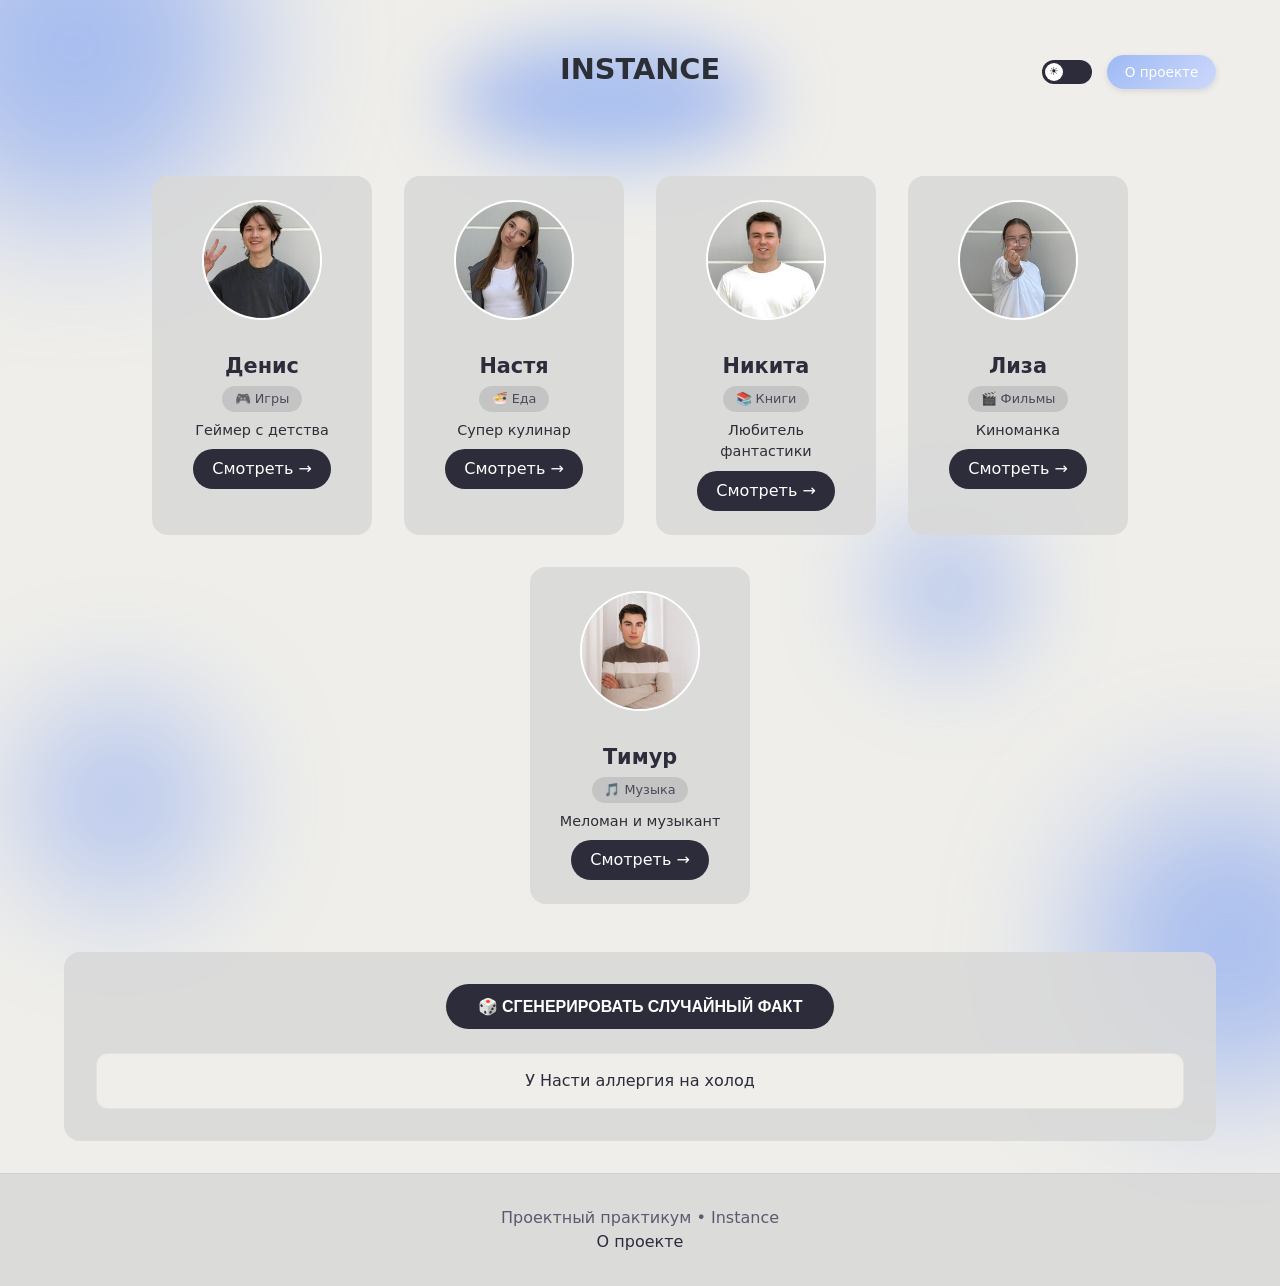
<file: index.html>
<!DOCTYPE html>
<html lang="ru">
<head>
    <meta charset="UTF-8">
    <meta name="viewport" content="width=device-width, initial-scale=1.0">
    <title>Instance</title>
    <link rel="stylesheet" href="style.css">
</head>
<body>
    <div class="circle-1"></div>
    <div class="circle-2"></div>
    <div class="circle-3"></div>
    <div class="circle-4"></div>
    <div class="circle-5"></div>

    <header class="page-header">
        <div class="container">
            <div class="header-content">
                <div class="header-left"></div>
                <div class="header-center">
                    <h1>INSTANCE</h1>
                </div>
                <div class="header-right">
                    <label class="theme-switch">
                        <input type="checkbox" id="themeToggle">
                        <span class="slider"></span>
                    </label>
                    <a href="about.html" class="about-link">О проекте</a>
                </div>
            </div>
        </div>
    </header>

    <main class="container">
        <div class="cards-grid">
            <div class="card card-denis">
                <img src="images/denis-avatar.jpg" alt="Денис" class="avatar">
                <h3>Денис</h3>
                <p class="category">🎮 Игры</p>
                <p class="short-bio">Геймер с детства</p>
                <a href="pages/denis.html" class="btn">Смотреть →</a>
            </div>

            <div class="card card-nastya">
                <img src="images/nastya-avatar.jpg" alt="Настя" class="avatar">
                <h3>Настя</h3>
                <p class="category">🍜 Еда</p>
                <p class="short-bio">Супер кулинар</p>
                <a href="pages/nastya.html" class="btn">Смотреть →</a>
            </div>

            <div class="card card-nikita">
                <img src="images/nikita-avatar.jpg" alt="Никита" class="avatar">
                <h3>Никита</h3>
                <p class="category">📚 Книги</p>
                <p class="short-bio">Любитель фантастики</p>
                <a href="pages/nikita.html" class="btn">Смотреть →</a>
            </div>

            <div class="card card-liza">
                <img src="images/liza-avatar.jpg" alt="Лиза" class="avatar">
                <h3>Лиза</h3>
                <p class="category">🎬 Фильмы</p>
                <p class="short-bio">Киноманка</p>
                <a href="pages/liza.html" class="btn">Смотреть →</a>
            </div>

            <div class="card card-timur">
                <img src="images/timur-avatar.jpg" alt="Тимур" class="avatar">
                <h3>Тимур</h3>
                <p class="category">🎵 Музыка </p>
                <p class="short-bio">Меломан и музыкант</p>
                <a href="pages/timur.html" class="btn">Смотреть →</a>
            </div>
        </div>

        <div class="random-fact-section">
            <button id="generateFactBtn" class="generate-fact-btn">
                🎲 СГЕНЕРИРОВАТЬ СЛУЧАЙНЫЙ ФАКТ
            </button>
            <div id="factDisplay" class="fact-display">
                Нажми на кнопку, чтобы узнать случайный факт о нашей команде
            </div>
        </div>
    </main>

    <footer>
        <div class="container">
            <p>Проектный практикум • Instance</p>
            <a href="about.html">О проекте</a>
        </div>
    </footer>

    <script src="script.js"></script>
</body>
</html>
</file>
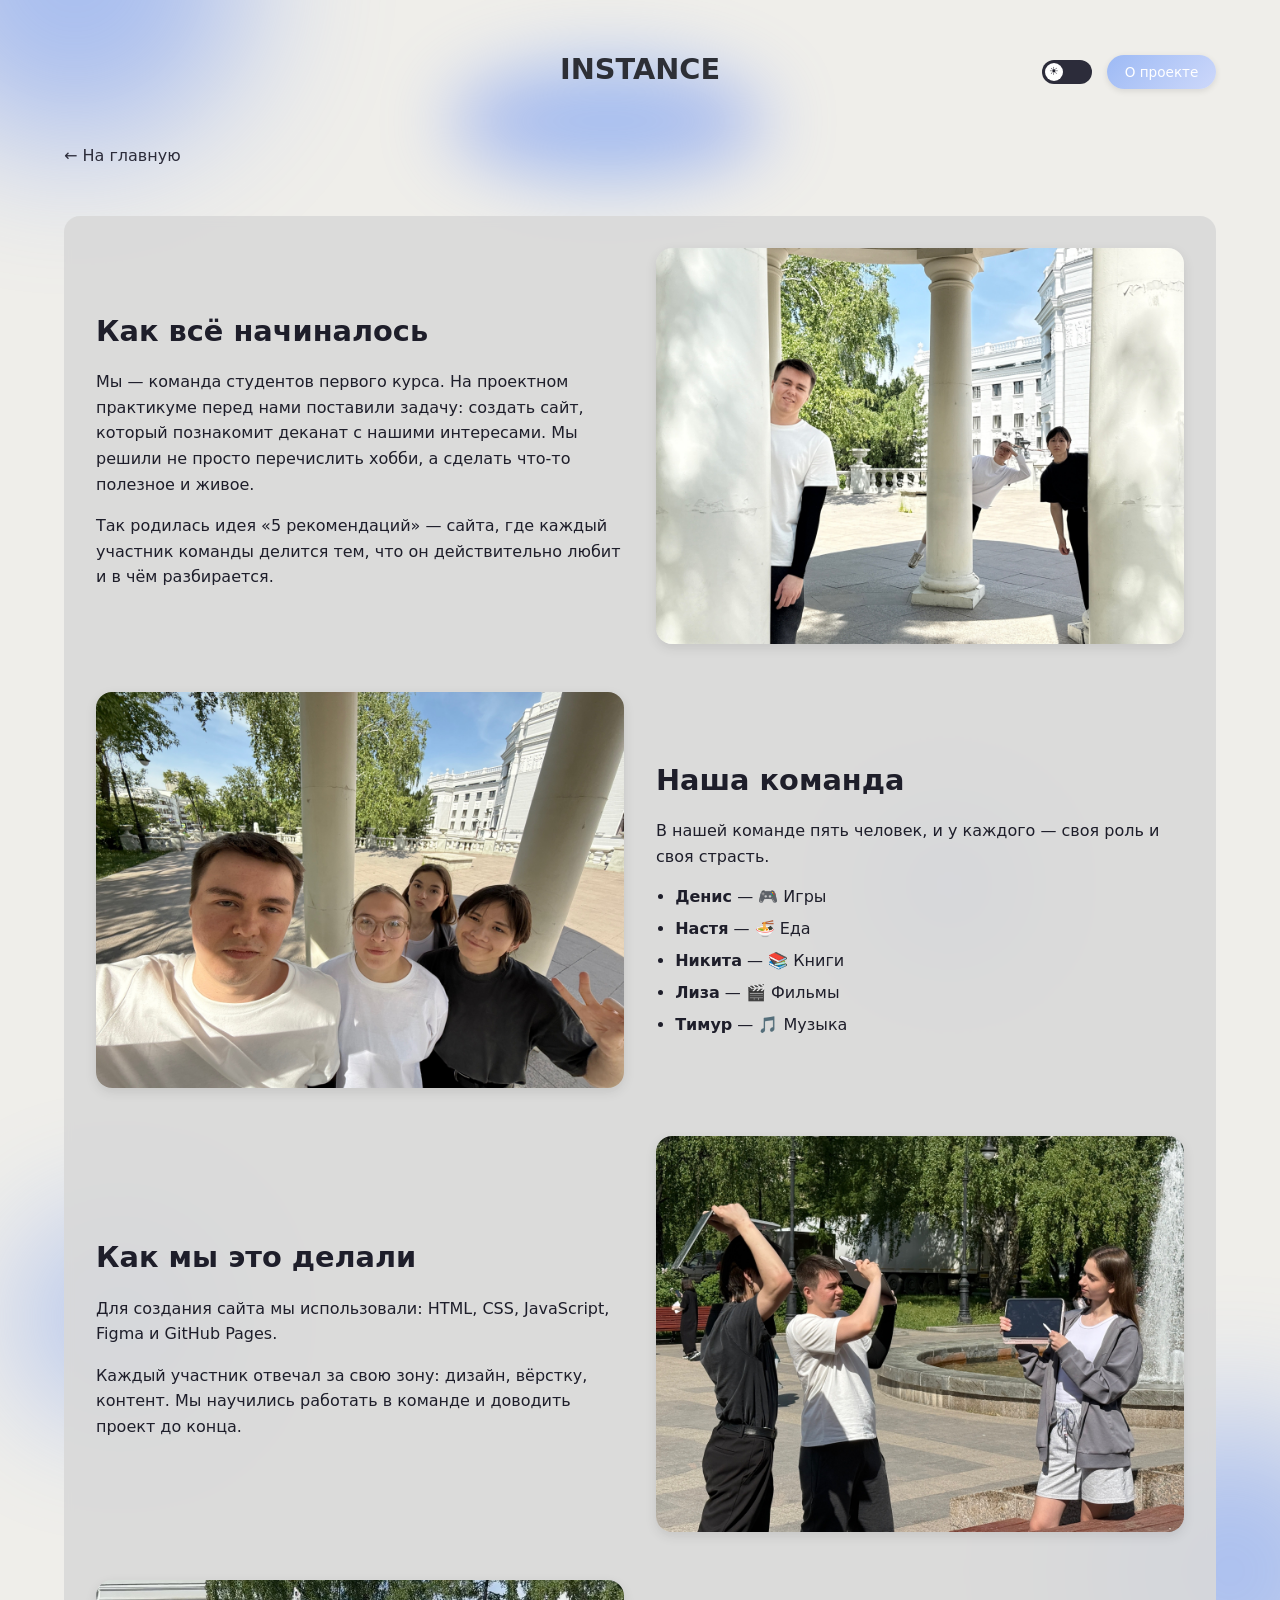
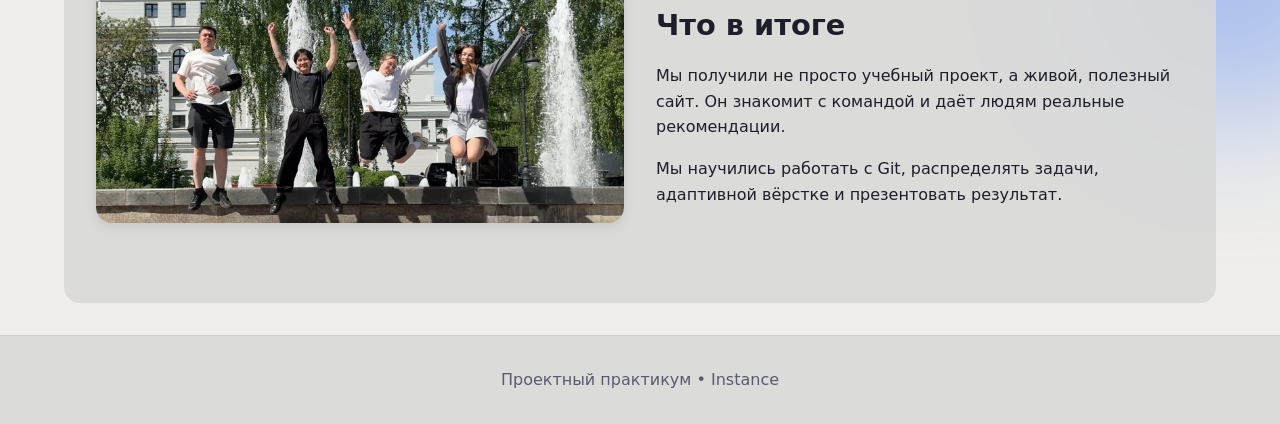
<file: about.html>
<!DOCTYPE html>
<html lang="ru">
<head>
    <meta charset="UTF-8">
    <meta name="viewport" content="width=device-width, initial-scale=1.0">
    <title>О проекте — 5 рекомендаций</title>
    <link rel="stylesheet" href="style.css">
</head>
<body>
    <div class="circle-1"></div>
    <div class="circle-2"></div>
    <div class="circle-3"></div>
    <div class="circle-4"></div>
    <div class="circle-5"></div>

    <header class="page-header">
        <div class="container">
            <div class="header-content">
                <div class="header-left"></div>
                <div class="header-center">
                    <h1>INSTANCE</h1>
                </div>
                <div class="header-right">
                    <label class="theme-switch">
                        <input type="checkbox" id="themeToggle">
                        <span class="slider"></span>
                    </label>
                    <a href="about.html" class="about-link">О проекте</a>
                </div>
            </div>
        </div>
    </header>

    <main class="container">
        <a href="index.html" class="back-link">← На главную</a>
        
        <div class="about-section">
            <div class="about-block">
                <div class="about-text">
                    <h2>Как всё начиналось</h2>
                    <p>Мы — команда студентов первого курса. На проектном практикуме перед нами поставили задачу: создать сайт, который познакомит деканат с нашими интересами. Мы решили не просто перечислить хобби, а сделать что-то полезное и живое.</p>
                    <p>Так родилась идея «5 рекомендаций» — сайта, где каждый участник команды делится тем, что он действительно любит и в чём разбирается.</p>
                </div>
                <div class="about-photo">
                    <img src="images/about-result.jpg">
                </div>
            </div>

            <div class="about-block reverse">
                <div class="about-text">
                    <h2>Наша команда</h2>
                    <p>В нашей команде пять человек, и у каждого — своя роль и своя страсть.</p>
                    <ul>
                        <li><strong>Денис</strong> — 🎮 Игры</li>
                        <li><strong>Настя</strong> — 🍜 Еда</li>
                        <li><strong>Никита</strong> — 📚 Книги</li>
                        <li><strong>Лиза</strong> — 🎬 Фильмы</li>
                        <li><strong>Тимур</strong> — 🎵 Музыка</li>
                    </ul>
                </div>
                <div class="about-photo">
                    <img src= "images/about-start.jpg">
                </div>
            </div>

            <div class="about-block">
                <div class="about-text">
                    <h2>Как мы это делали</h2>
                    <p>Для создания сайта мы использовали: HTML, CSS, JavaScript, Figma и GitHub Pages.</p>
                    <p>Каждый участник отвечал за свою зону: дизайн, вёрстку, контент. Мы научились работать в команде и доводить проект до конца.</p>
                </div>
                <div class="about-photo">
                    <img src="images/about-teams.jpg">
                </div>
            </div>

            <div class="about-block reverse">
                <div class="about-text">
                    <h2>Что в итоге</h2>
                    <p>Мы получили не просто учебный проект, а живой, полезный сайт. Он знакомит с командой и даёт людям реальные рекомендации.</p>
                    <p>Мы научились работать с Git, распределять задачи, адаптивной вёрстке и презентовать результат.</p>
                </div>
                <div class="about-photo">
                    <img src="images/about-techs.jpg">
                </div>
            </div>

        </div>
    </main>

    <footer>
        <div class="container">
            <p>Проектный практикум • Instance</p>
        </div>
    </footer>
    <script src="script.js"></script>
</body>
</html>
</file>
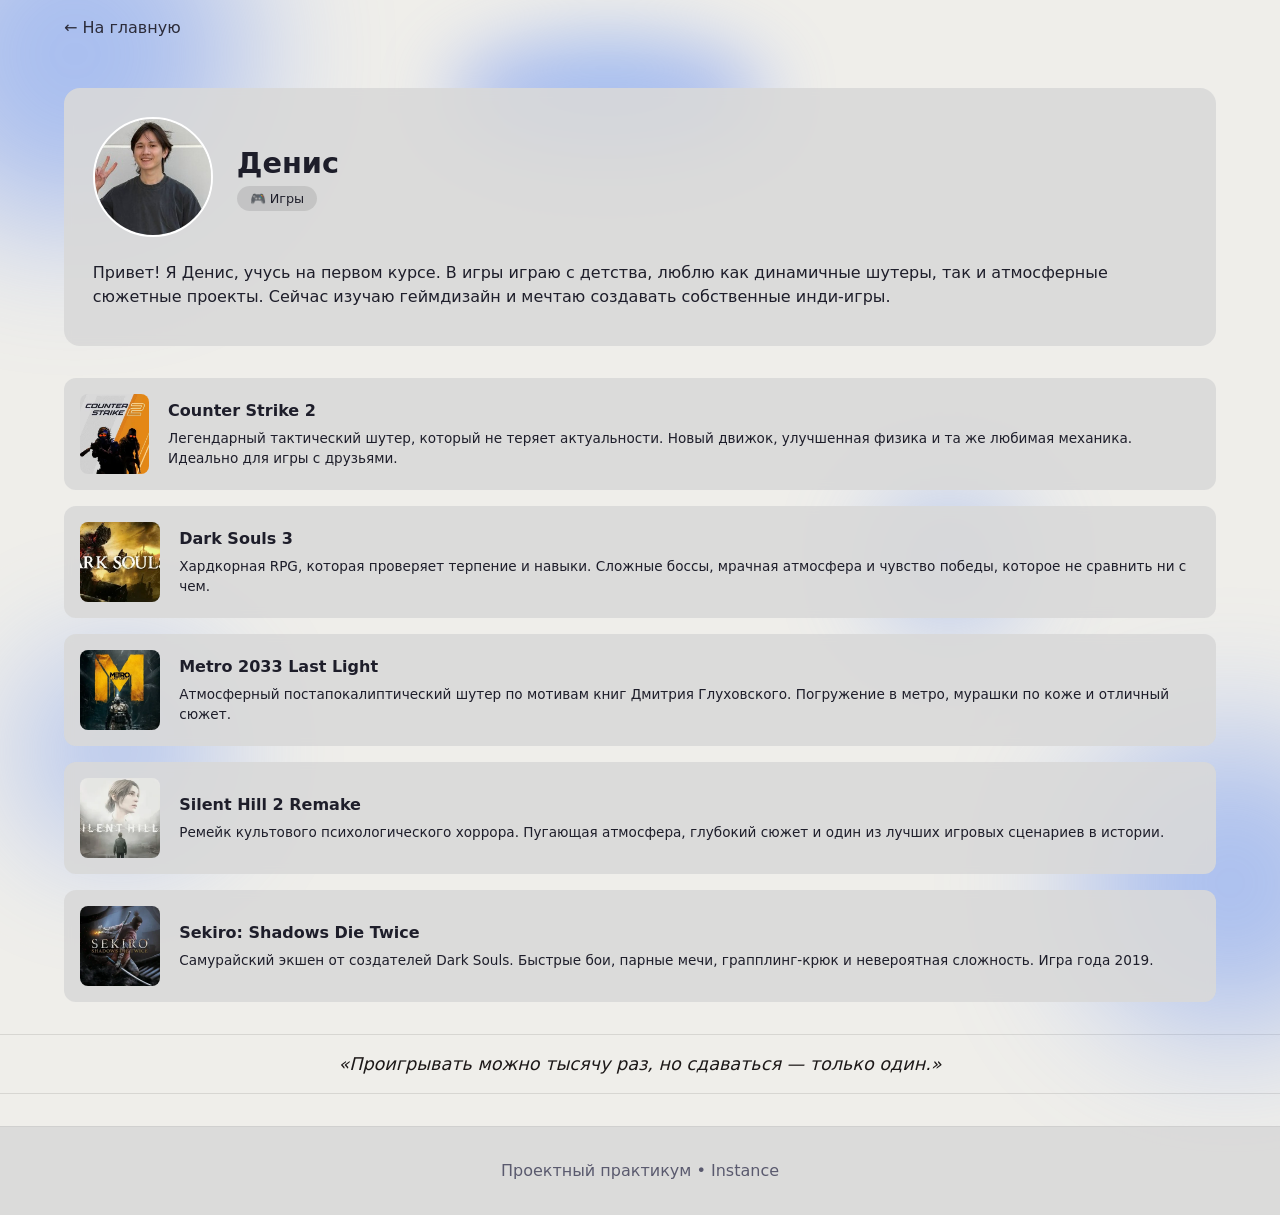
<file: pages/denis.html>
<!DOCTYPE html>
<html lang="ru">
<head>
    <meta charset="UTF-8">
    <meta name="viewport" content="width=device-width, initial-scale=1.0">
    <title>Денис — рекомендации игр</title>
    <link rel="stylesheet" href="../style.css">
</head>

<body>
    <div class="circle-1"></div>
    <div class="circle-2"></div>
    <div class="circle-3"></div>
    <div class="circle-4"></div>
    <div class="circle-5"></div>
    <div class="container">
        <a href="../index.html" class="back-link">← На главную</a>
    </div>

    <main class="container">
        <section class="info-card">
            <div class="info-header">
                <img src="../images/denis-avatar.jpg" alt="Денис" class="info-avatar">
                <div class="info-title">
                    <h1>Денис</h1>
                    <span class="category-badge">🎮 Игры</span>
                </div>
            </div>
            <div class="info-content">
                <p>Привет! Я Денис, учусь на первом курсе. В игры играю с детства, люблю как динамичные шутеры, так и атмосферные сюжетные проекты. Сейчас изучаю геймдизайн и мечтаю создавать собственные инди-игры.</p>
            </div>
        </section>

        <section class="facts-list">
            <div class="fact-item">
                <img src="../images/denis-rec1.jpg" alt="Counter Strike 2">
                <div class="fact-text">
                    <h3>Counter Strike 2</h3>
                    <p>Легендарный тактический шутер, который не теряет актуальности. Новый движок, улучшенная физика и та же любимая механика. Идеально для игры с друзьями.</p>
                </div>
            </div>
            <div class="fact-item">
                <img src="../images/denis-rec2.jpg" alt="Dark Souls 3">
                <div class="fact-text">
                    <h3>Dark Souls 3</h3>
                    <p>Хардкорная RPG, которая проверяет терпение и навыки. Сложные боссы, мрачная атмосфера и чувство победы, которое не сравнить ни с чем.</p>
                </div>
            </div>
            <div class="fact-item">
                <img src="../images/denis-rec3.jpg" alt="Metro 2033 Last Light">
                <div class="fact-text">
                    <h3>Metro 2033 Last Light</h3>
                    <p>Атмосферный постапокалиптический шутер по мотивам книг Дмитрия Глуховского. Погружение в метро, мурашки по коже и отличный сюжет.</p>
                </div>
            </div>
            <div class="fact-item">
                <img src="../images/denis-rec4.jpg" alt="Silent Hill 2 Remake">
                <div class="fact-text">
                    <h3>Silent Hill 2 Remake</h3>
                    <p>Ремейк культового психологического хоррора. Пугающая атмосфера, глубокий сюжет и один из лучших игровых сценариев в истории.</p>
                </div>
            </div>
            <div class="fact-item">
                <img src="../images/denis-rec5.jpg" alt="Sekiro: Shadows Die Twice">
                <div class="fact-text">
                    <h3>Sekiro: Shadows Die Twice</h3>
                    <p>Самурайский экшен от создателей Dark Souls. Быстрые бои, парные мечи, грапплинг-крюк и невероятная сложность. Игра года 2019.</p>
                </div>
            </div>
        </section>
    </main>
    <blockquote class="quote">
        «Проигрывать можно тысячу раз, но сдаваться — только один.»
    </blockquote>
    <footer>
        <div class="container">
            <p>Проектный практикум • Instance</p>
        </div>
    </footer>
    <script src="../script.js"></script>
</body>
</html>
</file>
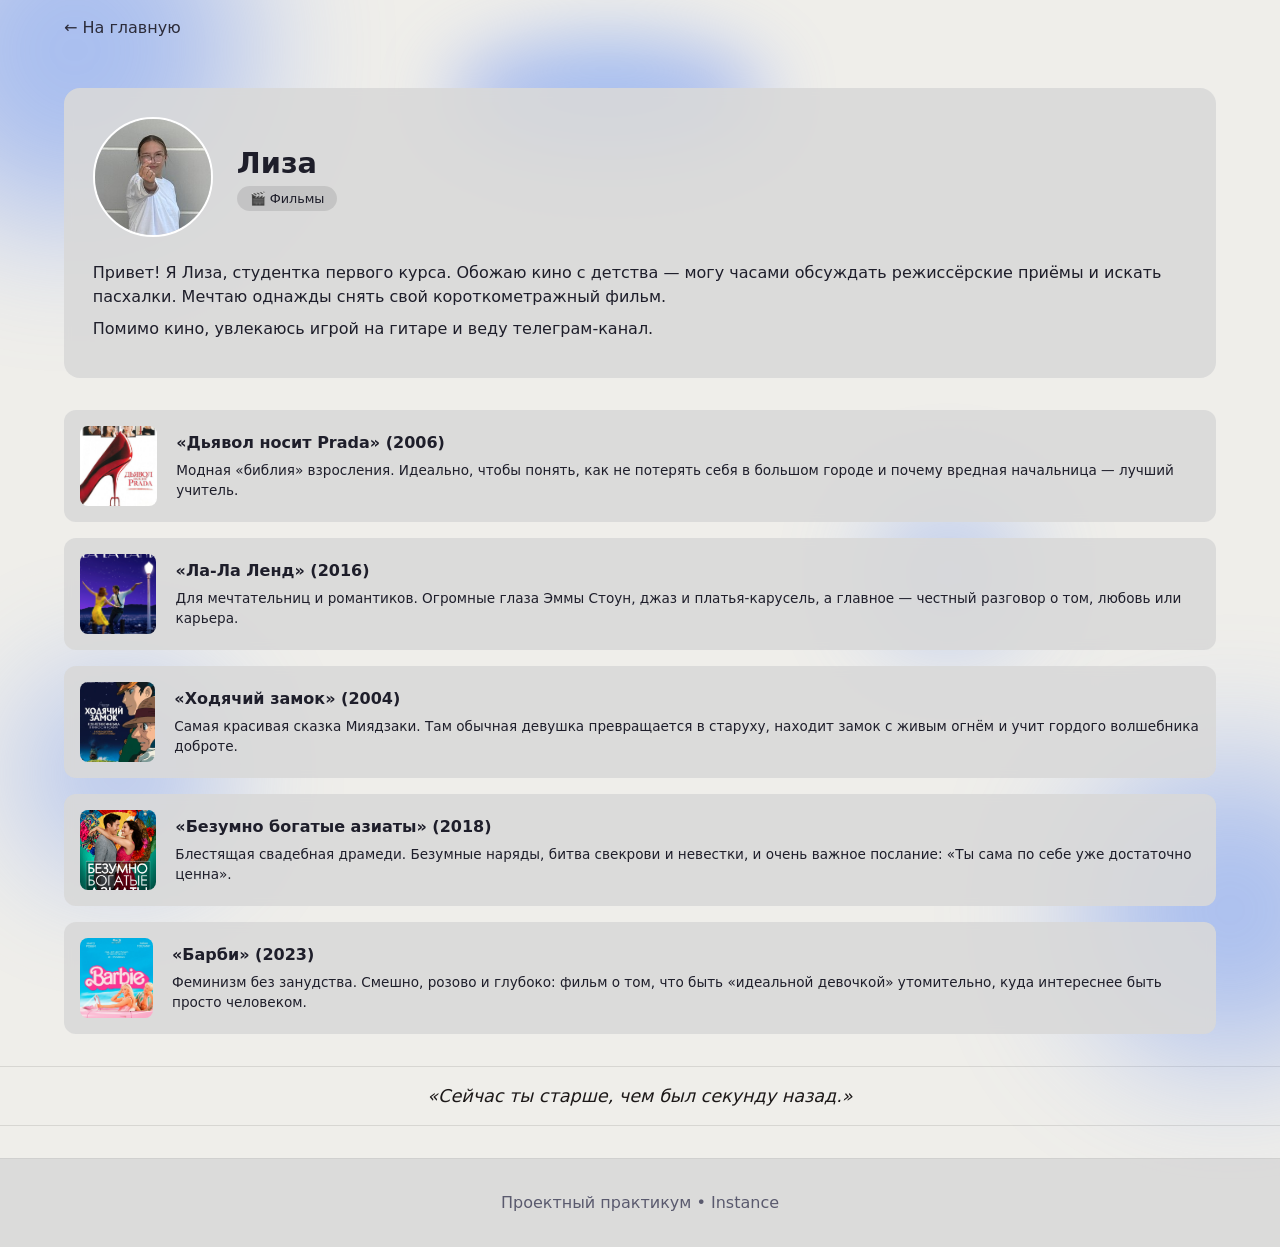
<file: pages/liza.html>
<!DOCTYPE html>
<html lang="ru">
<head>
    <meta charset="UTF-8">
    <meta name="viewport" content="width=device-width, initial-scale=1.0">
    <title>Лиза — рекомендации фильмов</title>
    <link rel="stylesheet" href="../style.css">
</head>

<body>
    <div class="circle-1"></div>
    <div class="circle-2"></div>
    <div class="circle-3"></div>
    <div class="circle-4"></div>
    <div class="circle-5"></div>
    <div class="container">
        <a href="../index.html" class="back-link">← На главную</a>
    </div>

    <main class="container">
        <section class="info-card">
            <div class="info-header">
                <img src="../images/liza-avatar.jpg" alt="Лиза" class="info-avatar">
                <div class="info-title">
                    <h1>Лиза</h1>
                    <span class="category-badge">🎬 Фильмы</span>
                </div>
            </div>
            <div class="info-content">
                <p>Привет! Я Лиза, студентка первого курса. Обожаю кино с детства — могу часами обсуждать режиссёрские приёмы и искать пасхалки. Мечтаю однажды снять свой короткометражный фильм.</p>
                <p>Помимо кино, увлекаюсь игрой на гитаре и веду телеграм-канал.</p>
            </div>
        </section>

        <section class="facts-list">
            <div class="fact-item">
                <img src="../images/liza-rec1.jpg" alt="1+1">
                <div class="fact-text">
                    <h3>«Дьявол носит Prada» (2006)</h3>
                    <p>Модная «библия» взросления. Идеально, чтобы понять, как не потерять себя в большом городе и почему вредная начальница — лучший учитель.</p>
                </div>
            </div>
            <div class="fact-item">
                <img src="../images/liza-rec2.jpg" alt="Начало">
                <div class="fact-text">
                    <h3>«Ла-Ла Ленд» (2016)</h3>
                    <p>Для мечтательниц и романтиков. Огромные глаза Эммы Стоун, джаз и платья-карусель, а главное — честный разговор о том, любовь или карьера.</p>
                </div>
            </div>
            <div class="fact-item">
                <img src="../images/liza-rec3.jpg" alt="Паразиты">
                <div class="fact-text">
                    <h3>«Ходячий замок» (2004)</h3>
                    <p>Самая красивая сказка Миядзаки. Там обычная девушка превращается в старуху, находит замок с живым огнём и учит гордого волшебника доброте.</p>
                </div>
            </div>
            <div class="fact-item">
                <img src="../images/liza-rec4.jpg" alt="Достучаться до небес">
                <div class="fact-text">
                    <h3>«Безумно богатые азиаты» (2018)</h3>
                    <p>Блестящая свадебная драмеди. Безумные наряды, битва свекрови и невестки, и очень важное послание: «Ты сама по себе уже достаточно ценна».</p>
                </div>
            </div>
            <div class="fact-item">
                <img src="../images/liza-rec5.jpg" alt="Одержимость">
                <div class="fact-text">
                    <h3>«Барби» (2023)</h3>
                    <p>Феминизм без занудства. Смешно, розово и глубоко: фильм о том, что быть «идеальной девочкой» утомительно, куда интереснее быть просто человеком.</p>
                </div>
            </div>
        </section>
    </main>
    <blockquote class="quote">
            «Сейчас ты старше, чем был секунду назад.»
    </blockquote>
    <footer>
        <div class="container">
            <p>Проектный практикум • Instance</p>
        </div>
    </footer>
    <script src="../script.js"></script>
</body>
</html>
</file>
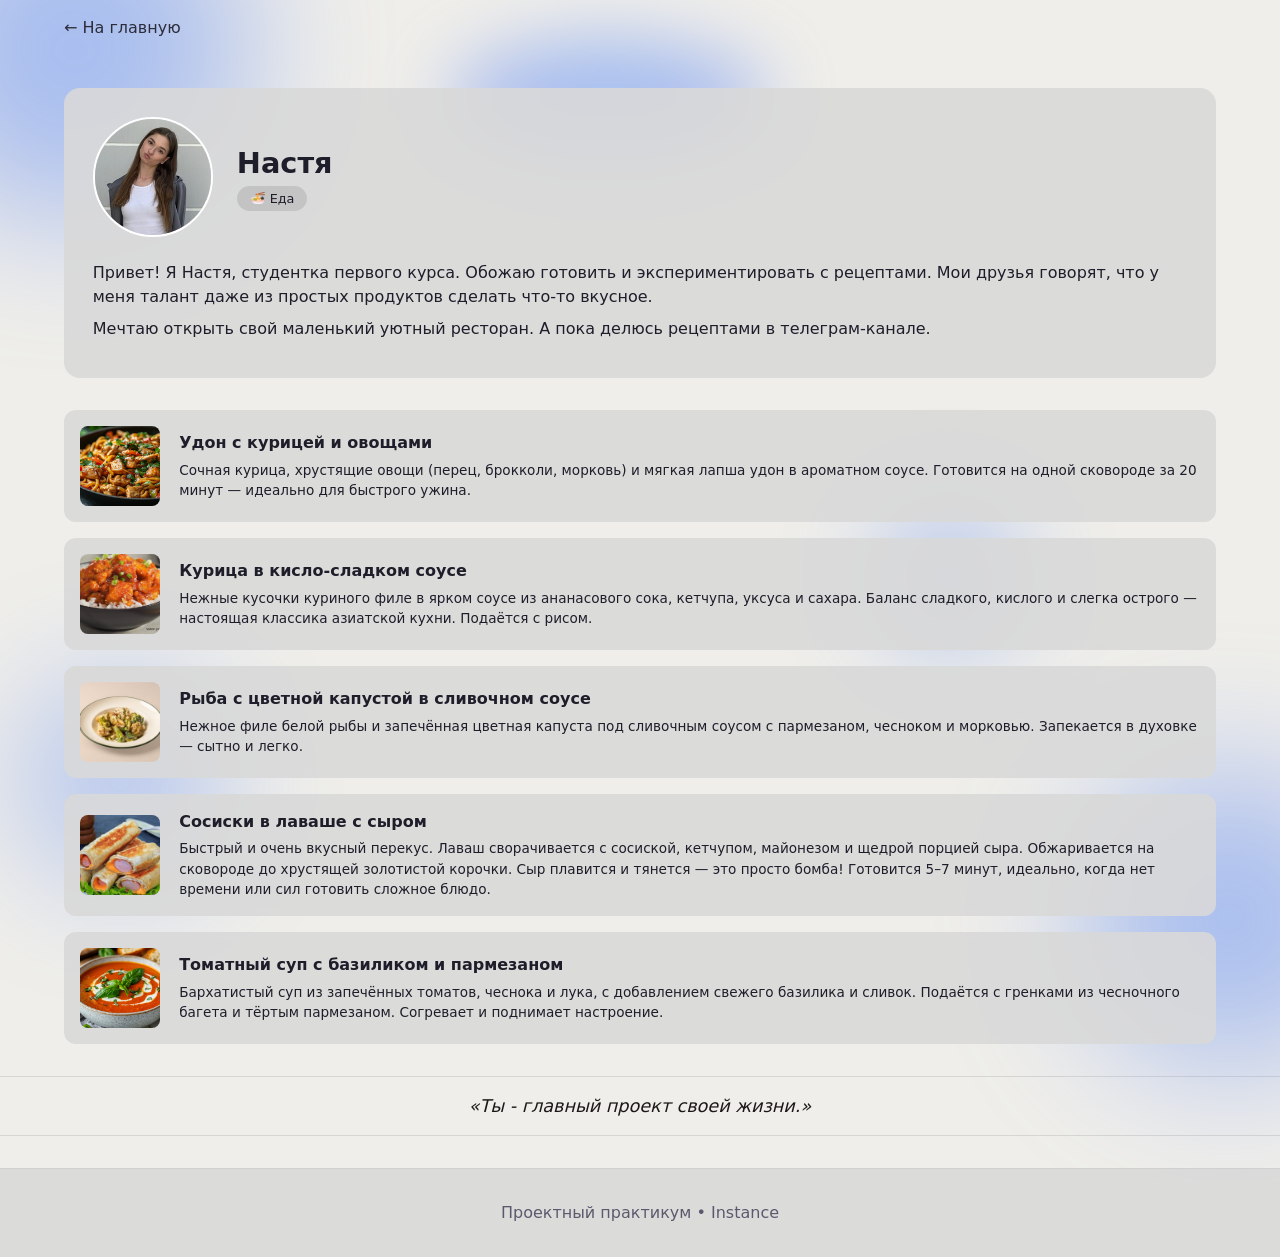
<file: pages/nastya.html>
<!DOCTYPE html>
<html lang="ru">
<head>
    <meta charset="UTF-8">
    <meta name="viewport" content="width=device-width, initial-scale=1.0">
    <title>Настя — рекомендации еды</title>
    <link rel="stylesheet" href="../style.css">
</head>

<body>
    <div class="circle-1"></div>
    <div class="circle-2"></div>
    <div class="circle-3"></div>
    <div class="circle-4"></div>
    <div class="circle-5"></div>
    <div class="container">
        <a href="../index.html" class="back-link">← На главную</a>
    </div>

    <main class="container">
        <section class="info-card">
            <div class="info-header">
                <img src="../images/nastya-avatar.jpg" alt="Настя" class="info-avatar">
                <div class="info-title">
                    <h1>Настя</h1>
                    <span class="category-badge">🍜 Еда</span>
                </div>
            </div>
            <div class="info-content">
                <p>Привет! Я Настя, студентка первого курса. Обожаю готовить и экспериментировать с рецептами. Мои друзья говорят, что у меня талант даже из простых продуктов сделать что-то вкусное.</p>
                <p>Мечтаю открыть свой маленький уютный ресторан. А пока делюсь рецептами в телеграм-канале.</p>
            </div>
        </section>

        <section class="facts-list">
            <div class="fact-item">
                <img src="../images/nastya-rec1.jpg" alt="Паста карбонара">
                <div class="fact-text">
                    <h3>Удон с курицей и овощами</h3>
                    <p>Сочная курица, хрустящие овощи (перец, брокколи, морковь) и мягкая лапша удон в ароматном соусе. Готовится на одной сковороде за 20 минут — идеально для быстрого ужина.</p>
                </div>
            </div>
            <div class="fact-item">
                <img src="../images/nastya-rec2.jpg" alt="Домашний рамен">
                <div class="fact-text">
                    <h3>Курица в кисло-сладком соусе</h3>
                    <p>Нежные кусочки куриного филе в ярком соусе из ананасового сока, кетчупа, уксуса и сахара. Баланс сладкого, кислого и слегка острого — настоящая классика азиатской кухни. Подаётся с рисом.</p>
                </div>
            </div>
            <div class="fact-item">
                <img src="../images/nastya-rec3.jpg" alt="Тирамису">
                <div class="fact-text">
                    <h3>Рыба с цветной капустой в сливочном соусе</h3>
                    <p>Нежное филе белой рыбы и запечённая цветная капуста под сливочным соусом с пармезаном, чесноком и морковью. Запекается в духовке — сытно и легко.</p>
                </div>
            </div>
            <div class="fact-item">
                <img src="../images/nastya-rec4.jpg" alt="Запечённые овощи с курицей">
                <div class="fact-text">
                    <h3>Сосиски в лаваше с сыром</h3>
                    <p>Быстрый и очень вкусный перекус. Лаваш сворачивается с сосиской, кетчупом, майонезом и щедрой порцией сыра. Обжаривается на сковороде до хрустящей золотистой корочки. Сыр плавится и тянется — это просто бомба! Готовится 5–7 минут, идеально, когда нет времени или сил готовить сложное блюдо.</p>
                </div>
            </div>
            <div class="fact-item">
                <img src="../images/nastya-rec5.jpg" alt="Фалафель">
                <div class="fact-text">
                    <h3>Томатный суп с базиликом и пармезаном</h3>
                    <p>Бархатистый суп из запечённых томатов, чеснока и лука, с добавлением свежего базилика и сливок. Подаётся с гренками из чесночного багета и тёртым пармезаном. Согревает и поднимает настроение.</p>
                </div>
            </div>
        </section>
    </main>
    <blockquote class="quote">
            «Ты - главный проект своей жизни.»
    </blockquote>
    <footer>
        <div class="container">
            <p>Проектный практикум • Instance</p>
        </div>
    </footer>
    <script src="../script.js"></script>
</body>
</html>
</file>
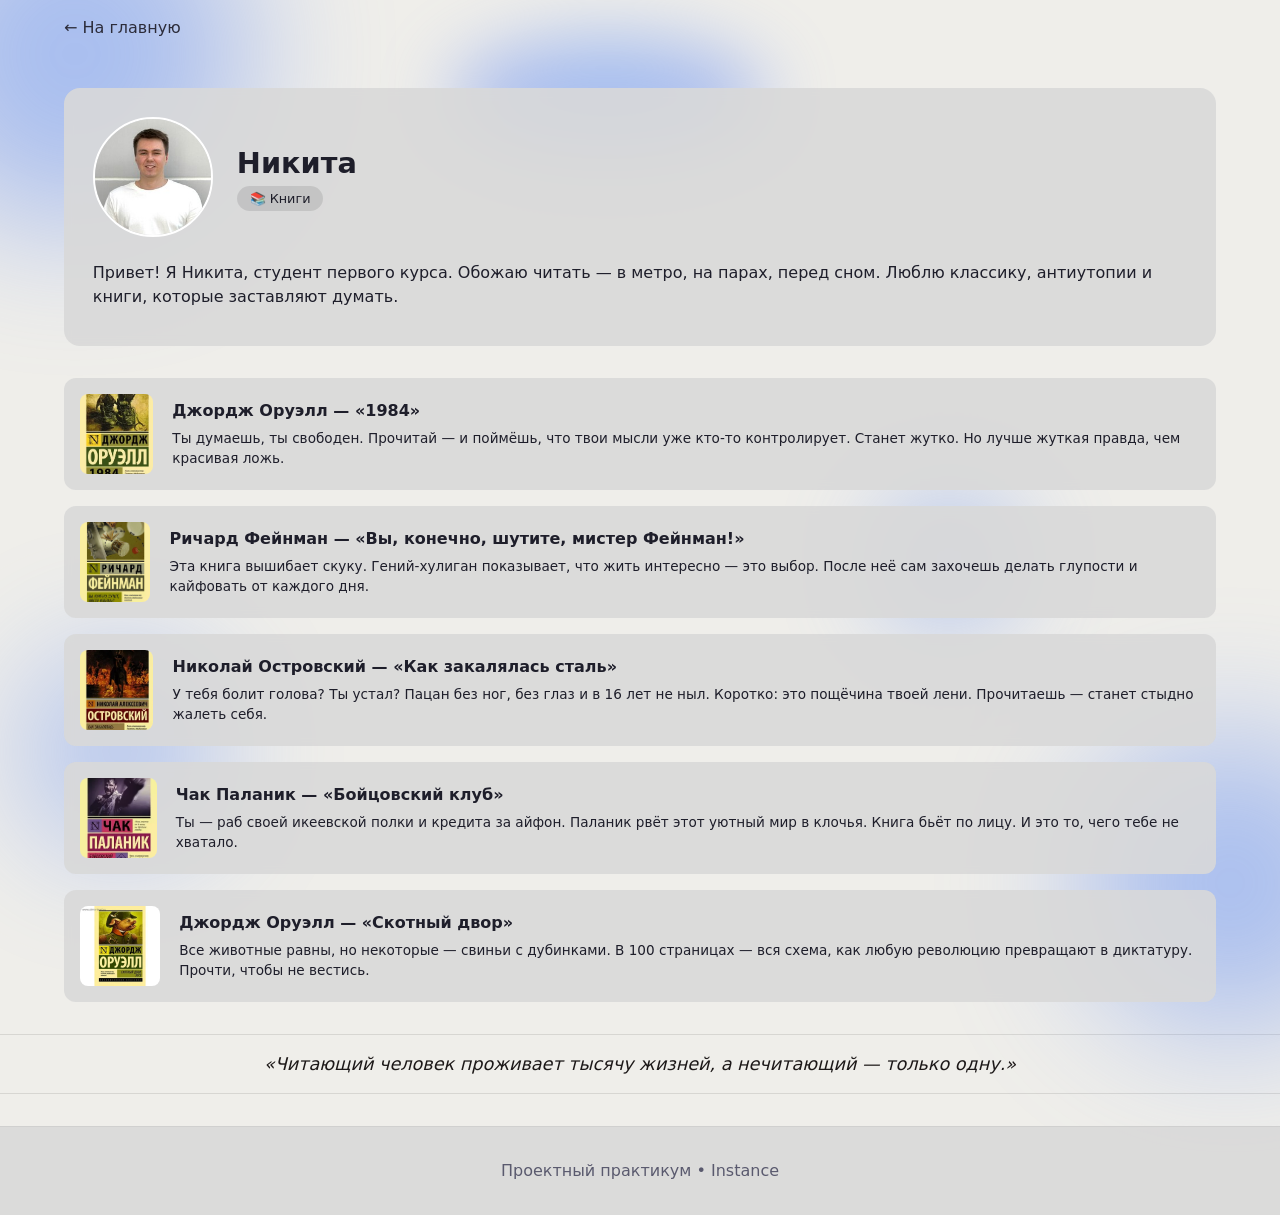
<file: pages/nikita.html>
<!DOCTYPE html>
<html lang="ru">
<head>
    <meta charset="UTF-8">
    <meta name="viewport" content="width=device-width, initial-scale=1.0">
    <title>Никита — рекомендации книг</title>
    <link rel="stylesheet" href="../style.css">
</head>

<body>
    <div class="circle-1"></div>
    <div class="circle-2"></div>
    <div class="circle-3"></div>
    <div class="circle-4"></div>
    <div class="circle-5"></div>
    <div class="container">
        <a href="../index.html" class="back-link">← На главную</a>
    </div>

    <main class="container">
        <section class="info-card">
            <div class="info-header">
                <img src="../images/nikita-avatar.jpg" alt="Никита" class="info-avatar">
                <div class="info-title">
                    <h1>Никита</h1>
                    <span class="category-badge">📚 Книги</span>
                </div>
            </div>
            <div class="info-content">
                <p>Привет! Я Никита, студент первого курса. Обожаю читать — в метро, на парах, перед сном. Люблю классику, антиутопии и книги, которые заставляют думать.</p>
            </div>
        </section>

        <section class="facts-list">
            <div class="fact-item">
                <img src="../images/nikita-rec1.jpg" alt="1984">
                <div class="fact-text">
                    <h3>Джордж Оруэлл — «1984»</h3>
                    <p>Ты думаешь, ты свободен. Прочитай — и поймёшь, что твои мысли уже кто-то контролирует. Станет жутко. Но лучше жуткая правда, чем красивая ложь.</p>
                </div>
            </div>
            <div class="fact-item">
                <img src="../images/nikita-rec2.jpg" alt="Вы, конечно, шутите, мистер Фейнман">
                <div class="fact-text">
                    <h3>Ричард Фейнман — «Вы, конечно, шутите, мистер Фейнман!»</h3>
                    <p>Эта книга вышибает скуку. Гений-хулиган показывает, что жить интересно — это выбор. После неё сам захочешь делать глупости и кайфовать от каждого дня.</p>
                </div>
            </div>
            <div class="fact-item">
                <img src="../images/nikita-rec3.jpg" alt="Как закалялась сталь">
                <div class="fact-text">
                    <h3>Николай Островский — «Как закалялась сталь»</h3>
                    <p>У тебя болит голова? Ты устал? Пацан без ног, без глаз и в 16 лет не ныл. Коротко: это пощёчина твоей лени. Прочитаешь — станет стыдно жалеть себя.</p>
                </div>
            </div>
            <div class="fact-item">
                <img src="../images/nikita-rec4.jpg" alt="Бойцовский клуб">
                <div class="fact-text">
                    <h3>Чак Паланик — «Бойцовский клуб»</h3>
                    <p>Ты — раб своей икеевской полки и кредита за айфон. Паланик рвёт этот уютный мир в клочья. Книга бьёт по лицу. И это то, чего тебе не хватало.</p>
                </div>
            </div>
            <div class="fact-item">
                <img src="../images/nikita-rec5.jpg" alt="Скотный двор">
                <div class="fact-text">
                    <h3>Джордж Оруэлл — «Скотный двор»</h3>
                    <p>Все животные равны, но некоторые — свиньи с дубинками. В 100 страницах — вся схема, как любую революцию превращают в диктатуру. Прочти, чтобы не вестись.</p>
                </div>
            </div>
        </section>
    </main>
    <blockquote class="quote">
        «Читающий человек проживает тысячу жизней, а нечитающий — только одну.»
    </blockquote>
    <footer>
        <div class="container">
            <p>Проектный практикум • Instance</p>
        </div>
    </footer>
    <script src="../script.js"></script>
</body>
</html>
</file>
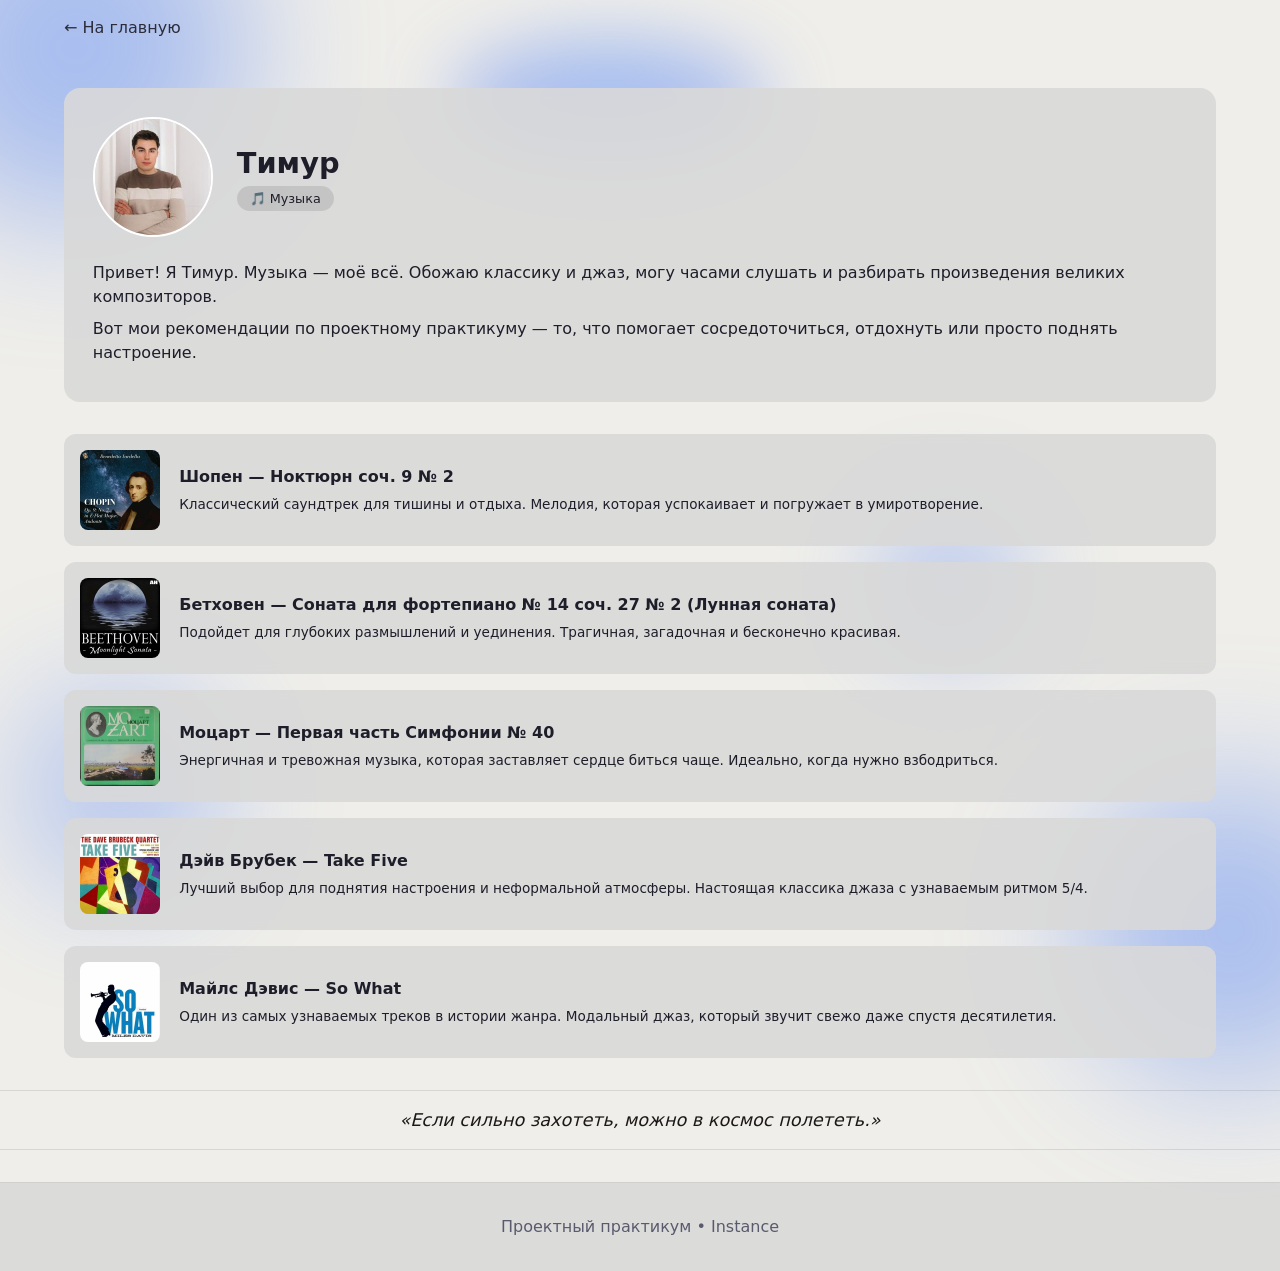
<file: pages/timur.html>
<!DOCTYPE html>
<html lang="ru">
<head>
    <meta charset="UTF-8">
    <meta name="viewport" content="width=device-width, initial-scale=1.0">
    <title>Тимур — рекомендации музыки</title>
    <link rel="stylesheet" href="../style.css">
</head>

<body>
    <div class="circle-1"></div>
    <div class="circle-2"></div>
    <div class="circle-3"></div>
    <div class="circle-4"></div>
    <div class="circle-5"></div>
    <div class="container">
        <a href="../index.html" class="back-link">← На главную</a>
    </div>

    <main class="container">
        <section class="info-card">
            <div class="info-header">
                <img src="../images/timur-avatar.jpg" alt="Тимур" class="info-avatar">
                <div class="info-title">
                    <h1>Тимур</h1>
                    <span class="category-badge">🎵 Музыка</span>
                </div>
            </div>
            <div class="info-content">
                <p>Привет! Я Тимур. Музыка — моё всё. Обожаю классику и джаз, могу часами слушать и разбирать произведения великих композиторов.</p>
                <p>Вот мои рекомендации по проектному практикуму — то, что помогает сосредоточиться, отдохнуть или просто поднять настроение.</p>
            </div>
        </section>

        <section class="facts-list">
            <div class="fact-item">
                <img src="../images/timur-rec1.jpg" alt="Шопен - Ноктюрн соч. 9 № 2">
                <div class="fact-text">
                    <h3>Шопен — Ноктюрн соч. 9 № 2</h3>
                    <p>Классический саундтрек для тишины и отдыха. Мелодия, которая успокаивает и погружает в умиротворение.</p>
                </div>
            </div>
            <div class="fact-item">
                <img src="../images/timur-rec2.jpg" alt="Бетховен - Лунная соната">
                <div class="fact-text">
                    <h3>Бетховен — Соната для фортепиано № 14 соч. 27 № 2 (Лунная соната)</h3>
                    <p>Подойдет для глубоких размышлений и уединения. Трагичная, загадочная и бесконечно красивая.</p>
                </div>
            </div>
            <div class="fact-item">
                <img src="../images/timur-rec3.jpg" alt="Моцарт - Симфония № 40">
                <div class="fact-text">
                    <h3>Моцарт — Первая часть Симфонии № 40</h3>
                    <p>Энергичная и тревожная музыка, которая заставляет сердце биться чаще. Идеально, когда нужно взбодриться.</p>
                </div>
            </div>
            <div class="fact-item">
                <img src="../images/timur-rec4.jpg" alt="Дэйв Брубек - Take Five">
                <div class="fact-text">
                    <h3>Дэйв Брубек — Take Five</h3>
                    <p>Лучший выбор для поднятия настроения и неформальной атмосферы. Настоящая классика джаза с узнаваемым ритмом 5/4.</p>
                </div>
            </div>
            <div class="fact-item">
                <img src="../images/timur-rec5.jpg" alt="Майлс Дэвис - So What">
                <div class="fact-text">
                    <h3>Майлс Дэвис — So What</h3>
                    <p>Один из самых узнаваемых треков в истории жанра. Модальный джаз, который звучит свежо даже спустя десятилетия.</p>
                </div>
            </div>
        </section>
    </main>
    <blockquote class="quote">
            «Если сильно захотеть, можно в космос полететь.»
    </blockquote>
    <footer>
        <div class="container">
            <p>Проектный практикум • Instance</p>
        </div>
    </footer>
    <script src="../script.js"></script>
</body>
</html>
</file>
<file: style.css>
* {
    margin: 0;
    padding: 0;
    box-sizing: border-box;
}

body {
    font-family: system-ui, -apple-system, 'Segoe UI', Roboto, sans-serif;
    background: #EFEEEA;
    color: #1e1e2a;
    line-height: 1.5;
    min-height: 100vh;
    position: relative;
    overflow-x: hidden;
}

/* Кружочки с градиентом — 2 цвета */
/* Кружок 1 — розово-коричневый градиент */
.circle-1 {
    position: absolute;
    width: 350px;
    height: 350px;
    border-radius: 50%;
    background: radial-gradient(circle, #5a8ef7, #7591ee);
    top: -10%;
    left: -100px;
    filter: blur(70px);
    opacity: 0.5;
    z-index: 0;
    pointer-events: none;
}

/* Кружок 2 — сине-лавандовый градиент */
.circle-2 {
    position: absolute;
    width: 300px;
    height: 300px;
    border-radius: 50%;
    background: radial-gradient(circle, #5a8ef7, #7591ee);
    bottom: 15%;
    right: -100px;
    filter: blur(70px);
    opacity: 0.5;
    z-index: 0;
    pointer-events: none;
}

/* Кружок 3 — маленький, для акцента */
.circle-3 {
    position: absolute;
    width: 150px;
    height: 150px;
    border-radius: 50%;
    background: radial-gradient(circle,  #5a8ef7, #7591ee);
    top: 40%;
    right: 20%;
    filter: blur(50px);
    opacity: 0.4;
    z-index: 0;
    pointer-events: none;
}

.circle-4 {
    position: absolute;
    width: 200px;
    height: 200px;
    border-radius: 50%;
    background: radial-gradient(circle,#5a8ef7, #7591ee);
    bottom: 30%;
    left: 20px;
    filter: blur(65px);
    opacity: 0.45;
    z-index: 0;
    pointer-events: none;
}

/* Кружок 5 — маленький сверху справа */
.circle-5 {
    position: absolute;
    width: 320px;
    height: 120px;
    border-radius: 50%;
    background: radial-gradient(circle,  #5a8ef7, #7591ee);
    top: 3%;
    right: 40%;
    filter: blur(35px);
    opacity: 0.5;
    z-index: 0;
    pointer-events: none;
}

/* Всё остальное поверх кружочков */
.container, header, main, footer {
    position: relative;
    z-index: 1;
}

.container {
    max-width: 1200px;
    margin: 0 auto;
    padding: 0 1.5rem;
}

/* Остальные ваши стили (карточки, кнопки и т.д.) идут ниже */
.container {
    max-width: 1200px;
    margin: 0 auto;
    padding: 0 1.5rem;
}

/* Шапка — вровень с карточками, без фона */
.page-header {
    padding: 3rem 0 2rem 0;
    background: transparent;
}

.header-content {
    display: grid;
    grid-template-columns: 1fr auto 1fr;
    align-items: center;
    gap: 1rem;
}

.header-center {
    text-align: center;
}

.header-center h1 {
    font-size: 1.8rem;
    color: #2D2F36;
    margin-bottom: 0.3rem;
}

.header-center p {
    color: #7A7E89;
    font-size: 0.85rem;
    margin: 0;
}

.header-right {
    text-align: right;
}

/* Кнопка "О проекте" — градиентная */
.about-link {
    display: inline-flex;
    align-items: center;
    gap: 0.4rem;
    background: linear-gradient(135deg, #9dbaf5, #cdd8fa);
    color: white;
    text-decoration: none;
    font-weight: 500;
    font-size: 0.85rem;
    padding: 0.45rem 1.1rem;
    border-radius: 2rem;
    transition: all 0.3s ease;
    box-shadow: 0 2px 6px rgba(0, 0, 0, 0.1);
}

.about-link:hover {
    transform: translateY(-2px);
    box-shadow: 0 6px 14px rgba(74, 111, 165, 0.3);
    background: linear-gradient(135deg,  #5a8ef7, #7591ee);
}
/* Карточки участников */
.cards-grid {
    display: flex;
    flex-wrap: wrap;
    justify-content: center;
    gap: 2rem;
    margin: 3rem 0;
}

.card {
    background: rgba(217, 217, 217, 0.9);
    backdrop-filter: blur(4px);
    border-radius: 1rem;
    padding: 1.5rem;
    text-align: center;
    width: 220px;
    flex-shrink: 0;
    border: none;
    transition: all 0.3s ease;
}

.card:hover {
    transform: translateY(-5px);
}

.avatar {
    width: 120px;
    height: 120px;
    border-radius: 50%;
    object-fit: cover;
    margin-bottom: 1rem;
    border: 2px solid #fff;
}

.card h3 {
    font-size: 1.3rem;
    margin: 0.5rem 0 0.25rem;
    color: #2c2c3a;
}

.category {
    font-size: 0.8rem;
    background: rgba(0,0,0,0.1);
    display: inline-block;
    padding: 0.2rem 0.8rem;
    border-radius: 2rem;
    color: #4a4a5a;
}

.short-bio {
    font-size: 0.9rem;
    margin: 0.5rem 0;
}

.btn {
    display: inline-block;
    text-decoration: none;
    padding: 0.5rem 1.2rem;
    border-radius: 2rem;
    font-weight: 500;
    transition: all 0.3s ease;
    background: #2c2c3a;
    color: #fff;
}

.btn:hover {
    transform: scale(0.95);
}

/* Индивидуальные цвета при наведении */
.card-denis:hover {
    background: #A1A1A1;
}
.card-denis:hover .btn {
    background: #A1A1A1;
}

.card-nastya:hover {
    background: #9F7E7E;
}
.card-nastya:hover .btn {
    background: #9F7E7E;
}

.card-nikita:hover {
    background: #849DBC;
}
.card-nikita:hover .btn {
    background: #849dbc;
}

.card-liza:hover {
    background: #BDC4B4;
}
.card-liza:hover .btn {
    background: #BDC4B4;
}

.card-timur:hover {
    background: #9194B7;
}
.card-timur:hover .btn {
    background: #9194B7;
}

/* На широких экранах — все 5 карточек в одну строку */
@media (min-width: 1300px) {
    .cards-grid {
        flex-wrap: nowrap;
    }
}

/* Блок случайного факта */
.random-fact-section {
    background: rgba(217, 217, 217, 0.9);
    backdrop-filter: blur(4px);
    border-radius: 1rem;
    padding: 2rem;
    text-align: center;
    margin: 2rem 0;
}

.generate-fact-btn {
    background: #2c2c3a;
    color: #fff;
    border: none;
    padding: 0.8rem 2rem;
    border-radius: 2rem;
    font-size: 1rem;
    font-weight: 600;
    cursor: pointer;
    transition: 0.2s;
    margin-bottom: 1.5rem;
}

.generate-fact-btn:hover {
    background: #4a4a5a;
    transform: scale(1.02);
}

.fact-display {
    font-size: 1rem;
    background: #EFEEEA;
    padding: 1rem;
    border-radius: 0.75rem;
    border: 1px solid rgba(0,0,0,0.05);
    line-height: 1.4;
    color: #2c2c3a;
}

/* Навигация */
.back-link {
    display: inline-block;
    margin: 1rem 0;
    color: #2c2c3a;
    text-decoration: none;
    font-weight: 500;
}

.back-link:hover {
    text-decoration: underline;
}

/* Персональная страница */
.info-card {
    background: rgba(217, 217, 217, 0.9);
    backdrop-filter: blur(4px);
    border-radius: 1rem;
    padding: 1.8rem;
    margin: 2rem 0;
}

.info-header {
    display: flex;
    align-items: center;
    gap: 1.5rem;
    margin-bottom: 1.5rem;
}

.info-avatar {
    width: 120px;
    height: 120px;
    border-radius: 50%;
    object-fit: cover;
    border: 2px solid #fff;
}

.info-title h1 {
    font-size: 1.8rem;
    color: #2c2c3a;
}

.category-badge {
    background: rgba(0,0,0,0.1);
    padding: 0.2rem 0.8rem;
    border-radius: 2rem;
    font-size: 0.8rem;
    color: #4a4a5a;
    display: inline-block;
}

.info-content p {
    margin: 0.5rem 0;
    color: #3a3a4a;
}

/* Список рекомендаций */
.facts-list {
    display: flex;
    flex-direction: column;
    gap: 1rem;
    margin: 2rem 0;
}

.fact-item {
    background: rgba(217, 217, 217, 0.9);
    backdrop-filter: blur(4px);
    border-radius: 0.75rem;
    padding: 1rem;
    display: flex;
    gap: 1.2rem;
    align-items: center;
    transition: 0.2s;
}

.fact-item:hover {
    background: #c9c9c9;
    transform: translateX(5px);
}

.fact-item img {
    width: 80px;
    height: 80px;
    border-radius: 0.5rem;
    object-fit: cover;
}

.fact-text h3 {
    font-size: 1rem;
    margin-bottom: 0.3rem;
    color: #2c2c3a;
}

.fact-text p {
    font-size: 0.85rem;
    color: #5a5a6e;
}

/* Страница "О проекте" */
.about-section {
    background: rgba(217, 217, 217, 0.9);
    backdrop-filter: blur(4px);
    border-radius: 1rem;
    padding: 2rem;
    margin: 2rem 0;
}

.about-section h1 {
    font-size: 2rem;
    margin-bottom: 1.5rem;
    color: #2c2c3a;
}

.about-section h2 {
    font-size: 1.3rem;
    margin: 1.5rem 0 0.8rem;
    color: #2c2c3a;
}

.about-section p {
    color: #3a3a4a;
    line-height: 1.6;
}

.tech-list, .role-list {
    list-style: none;
    margin: 1rem 0;
}

.tech-list li, .role-list li {
    margin: 0.5rem 0;
    padding-left: 1.5rem;
    position: relative;
}

.tech-list li::before, .role-list li::before {
    content: "✦";
    color: #2c2c3a;
    position: absolute;
    left: 0;
}

/* Футер */
footer {
    text-align: center;
    padding: 2rem;
    margin-top: 2rem;
    border-top: 1px solid rgba(0,0,0,0.05);
    color: #5a5a6e;
    background: rgba(255,255,255,0.3);
    backdrop-filter: blur(2px);
}

footer a {
    color: #2c2c3a;
    text-decoration: none;
}

footer a:hover {
    text-decoration: underline;
}

/* Адаптивность */
@media (max-width: 700px) {
    .fact-item {
        flex-direction: column;
        text-align: center;
    }
    .info-header {
        flex-direction: column;
        text-align: center;
    }
    .cards-grid {
        gap: 1rem;
    }
    .card {
        width: calc(50% - 1rem);
    }
}

@media (max-width: 480px) {
    .card {
        width: 100%;
    }
}
/* ===== ТУМБЛЕР (переключатель темы) ===== */
.theme-switch {
    position: relative;
    display: inline-block;
    width: 50px;
    height: 24px;
    margin-right: 10px;
    vertical-align: middle;
}

.theme-switch input {
    opacity: 0;
    width: 0;
    height: 0;
}

.slider {
    position: absolute;
    cursor: pointer;
    top: 0;
    left: 0;
    right: 0;
    bottom: 0;
    background-color: #2c2c3a;
    transition: 0.3s;
    border-radius: 34px;
}

.slider:before {
    position: absolute;
    content: "☀️";
    height: 18px;
    width: 18px;
    left: 3px;
    bottom: 3px;
    background-color: white;
    transition: 0.3s;
    border-radius: 50%;
    display: flex;
    align-items: center;
    justify-content: center;
    font-size: 11px;
}

input:checked + .slider {
    background-color: #5A8EF7;
}

input:checked + .slider:before {
    content: "🌙";
    transform: translateX(26px);
}

/* Тёмная тема — меняем только фон, карточки и текст */
body.dark-theme {
    background: #0A0E17;
    color: #E8EDF2;
}
/* Тёмная тема — цвет заголовка в шапке */
body.dark-theme .header-center h1 {
    color: #E8EDF2 !important;
}
body.dark-theme .card {
    background: rgba(20, 30, 45, 0.9);
    border: 1px solid rgba(90, 142, 247, 0.2);
}

body.dark-theme .card h3,
body.dark-theme .info-title h1,
body.dark-theme .about-section h1,
body.dark-theme .about-section h2 {
    color: #E8EDF2;
}

body.dark-theme .category,
body.dark-theme .category-badge {
    background: rgba(90, 142, 247, 0.2);
    color: #A8C7FA;
}

body.dark-theme .short-bio,
body.dark-theme .fact-text p,
body.dark-theme .info-content p,
body.dark-theme .about-section p {
    color: #B0BDCC;
}

body.dark-theme .btn {
    background: #1E3A5F;
    color: #A8C7FA;
    border: 1px solid rgba(90, 142, 247, 0.3);
}

body.dark-theme .random-fact-section,
body.dark-theme .info-card,
body.dark-theme .fact-item,
body.dark-theme .about-section {
    background: rgba(20, 30, 45, 0.9);
}

body.dark-theme .fact-display {
    background: #0A0E17;
    color: #E8EDF2;
    border: 1px solid rgba(90, 142, 247, 0.2);
}

body.dark-theme .back-link {
    color: #A8C7FA;
}

body.dark-theme footer {
    background: rgba(10, 14, 23, 0.9);
    border-top: 1px solid rgba(90, 142, 247, 0.2);
}

body.dark-theme footer a {
    color: #A8C7FA;
}

body.dark-theme .about-link {
    background: linear-gradient(135deg, #1E3A5F, #0F2B42);
    color: #A8C7FA;
    border: 1px solid rgba(90, 142, 247, 0.3);
}

body.dark-theme .about-link:hover {
    background: linear-gradient(135deg, #2A4A7A, #1A3A5A);
    color: white;
}

@media (max-width: 600px) {
    .theme-switch {
        width: 40px;
        height: 20px;
    }
    .slider:before {
        height: 14px;
        width: 14px;
        font-size: 9px;
    }
    input:checked + .slider:before {
        transform: translateX(20px);
    }
}
/* ===== ФОН ОДИНАКОВЫЙ НА ВСЕХ СТРАНИЦАХ ===== */
body, body.dark-theme {
    background: #EFEEEA !important;
}

body.dark-theme {
    background: #0A0E17 !important;
}

/* Убираем лишние фоны у внутренних блоков */
.about-section,
.info-card,
.random-fact-section,
.fact-item,
.facts-list,
.page-header,
footer {
    background: transparent !important;
}

/* Возвращаем фон только карточкам и контентным блокам */
.card,
.about-section,
.info-card,
.random-fact-section,
.fact-item,
footer {
    background: rgba(217, 217, 217, 0.9) !important;
}

body.dark-theme .card,
body.dark-theme .about-section,
body.dark-theme .info-card,
body.dark-theme .random-fact-section,
body.dark-theme .fact-item,
body.dark-theme footer {
    background: rgba(20, 30, 45, 0.9) !important;
}
/* ===== ИСПРАВЛЕНИЕ: МЕНЯЕТСЯ ВСЯ КАРТОЧКА, А НЕ ТОЛЬКО КНОПКА ===== */
.card-denis:hover,
.card-nastya:hover,
.card-nikita:hover,
.card-liza:hover,
.card-timur:hover {
    transition: all 0.3s ease;
}

/* Светлая тема */
body:not(.dark-theme) .card-denis:hover {
    background: #A1A1A1 !important;
}
body:not(.dark-theme) .card-nastya:hover {
    background: #9F7E7E !important;
}
body:not(.dark-theme) .card-nikita:hover {
    background: #849DBC !important;
}
body:not(.dark-theme) .card-liza:hover {
    background: #BDC4B4 !important;
}
body:not(.dark-theme) .card-timur:hover {
    background: #9194B7 !important;
}

/* Тёмная тема — тоже меняется вся карточка */
body.dark-theme .card-denis:hover {
    background: #A1A1A1 !important;
    border-color: #A1A1A1 !important;
}
body.dark-theme .card-nastya:hover {
    background: #9F7E7E !important;
    border-color: #9F7E7E !important;
}
body.dark-theme .card-nikita:hover {
    background: #849DBC !important;
    border-color: #849DBC !important;
}
body.dark-theme .card-liza:hover {
    background: #BDC4B4 !important;
    border-color: #BDC4B4 !important;
}
body.dark-theme .card-timur:hover {
    background: #9194B7 !important;
    border-color: #9194B7 !important;
}

/* Чтобы кнопка тоже менялась синхронно */
.card-denis:hover .btn,
.card-nastya:hover .btn,
.card-nikita:hover .btn,
.card-liza:hover .btn,
.card-timur:hover .btn {
    background: inherit !important;
}

body:not(.dark-theme) .card-denis:hover .btn,
body:not(.dark-theme) .card-nastya:hover .btn,
body:not(.dark-theme) .card-nikita:hover .btn,
body:not(.dark-theme) .card-liza:hover .btn,
body:not(.dark-theme) .card-timur:hover .btn {
    background: #2c2c3a !important;
    color: white !important;
}

body.dark-theme .card-denis:hover .btn,
body.dark-theme .card-nastya:hover .btn,
body.dark-theme .card-nikita:hover .btn,
body.dark-theme .card-liza:hover .btn,
body.dark-theme .card-timur:hover .btn {
    background: white !important;
    color: #0A0E17 !important;
}

/* ===== СТРАНИЦА "О ПРОЕКТЕ" - ЧЕРЕДОВАНИЕ ТЕКСТА И ФОТО (ПРОСТОЕ И РАБОЧЕЕ РЕШЕНИЕ) ===== */
.about-section .about-block {
    display: flex;
    flex-direction: row;
    gap: 2rem;
    align-items: center;
    margin-bottom: 3rem;
    justify-content: space-between;
}

.about-section .about-block.reverse {
    flex-direction: row-reverse;
}

.about-section .about-text {
    flex: 1;
    width: 50%;
}

.about-section .about-photo {
    flex: 1;
    width: 50%;
}

.about-section .about-photo img {
    width: 100%;
    height: auto;
    border-radius: 1rem;
    display: block;
    box-shadow: 0 4px 12px rgba(0, 0, 0, 0.1);
}

/* Оформление текста */
.about-section .about-text h2 {
    font-size: 1.8rem;
    margin-bottom: 1rem;
    color: #2c2c3a;
}

.about-section .about-text p {
    color: #3a3a4a;
    line-height: 1.6;
    margin-bottom: 1rem;
}

.about-section .about-text ul {
    margin-top: 0.5rem;
    padding-left: 1.2rem;
}

.about-section .about-text li {
    margin: 0.5rem 0;
    color: #3a3a4a;
}

/* Тёмная тема */
body.dark-theme .about-section .about-text h2 {
    color: #E8EDF2;
}

body.dark-theme .about-section .about-text p,
body.dark-theme .about-section .about-text li {
    color: #B0BDCC;
}

/* На телефонах — всё в столбик */
@media (max-width: 768px) {
    .about-section .about-block,
    .about-section .about-block.reverse {
        flex-direction: column !important;
    }
    
    .about-section .about-text,
    .about-section .about-photo {
        width: 100% !important;
    }
}
/* ===== ТЕКСТ НА КАРТОЧКАХ (short-bio) — ЧИТАБЕЛЬНЫЙ ===== */
/* Светлая тема — обычное состояние */
.short-bio {
    color: #2D2F36 !important;
}

/* Светлая тема — при наведении на карточку */
.card-denis:hover .short-bio,
.card-nastya:hover .short-bio,
.card-nikita:hover .short-bio,
.card-liza:hover .short-bio,
.card-timur:hover .short-bio {
    color: #1A1A1A !important;
}

/* Тёмная тема — обычное состояние */
body.dark-theme .short-bio {
    color: #E8EDF2 !important;
}

/* Тёмная тема — при наведении на карточку */
body.dark-theme .card-denis:hover .short-bio,
body.dark-theme .card-nastya:hover .short-bio,
body.dark-theme .card-nikita:hover .short-bio,
body.dark-theme .card-liza:hover .short-bio,
body.dark-theme .card-timur:hover .short-bio {
    color: #1A1A1A !important;
}

/* ===== ПЕРСОНАЛЬНЫЕ СТРАНИЦЫ: ТЕКСТ ===== */

/* Светлая тема */
.info-content p,
.info-title h1,
.fact-text h3,
.fact-text p,
.about-text h2,
.about-text p,
.about-text li,
.category-badge {
    color: #1e1e2a !important;
}

/* Тёмная тема */
body.dark-theme .info-content p,
body.dark-theme .info-title h1,
body.dark-theme .fact-text h3,
body.dark-theme .fact-text p,
body.dark-theme .about-text h2,
body.dark-theme .about-text p,
body.dark-theme .about-text li,
body.dark-theme .category-badge {
    color: #E8EDF2 !important;
}

.quote {
    font-style: italic;
    font-size: 1.1rem;
    text-align: center;
    color: #1c1818;
    margin: 2rem 0;
    padding: 1rem;
    border-top: 1px solid rgba(0,0,0,0.1);
    border-bottom: 1px solid rgba(0,0,0,0.1);
}

body.dark-theme .quote {
    color: #B0BDCC;
    border-top: 1px solid rgba(255,255,255,0.1);
    border-bottom: 1px solid rgba(255,255,255,0.1);
}
</file>
